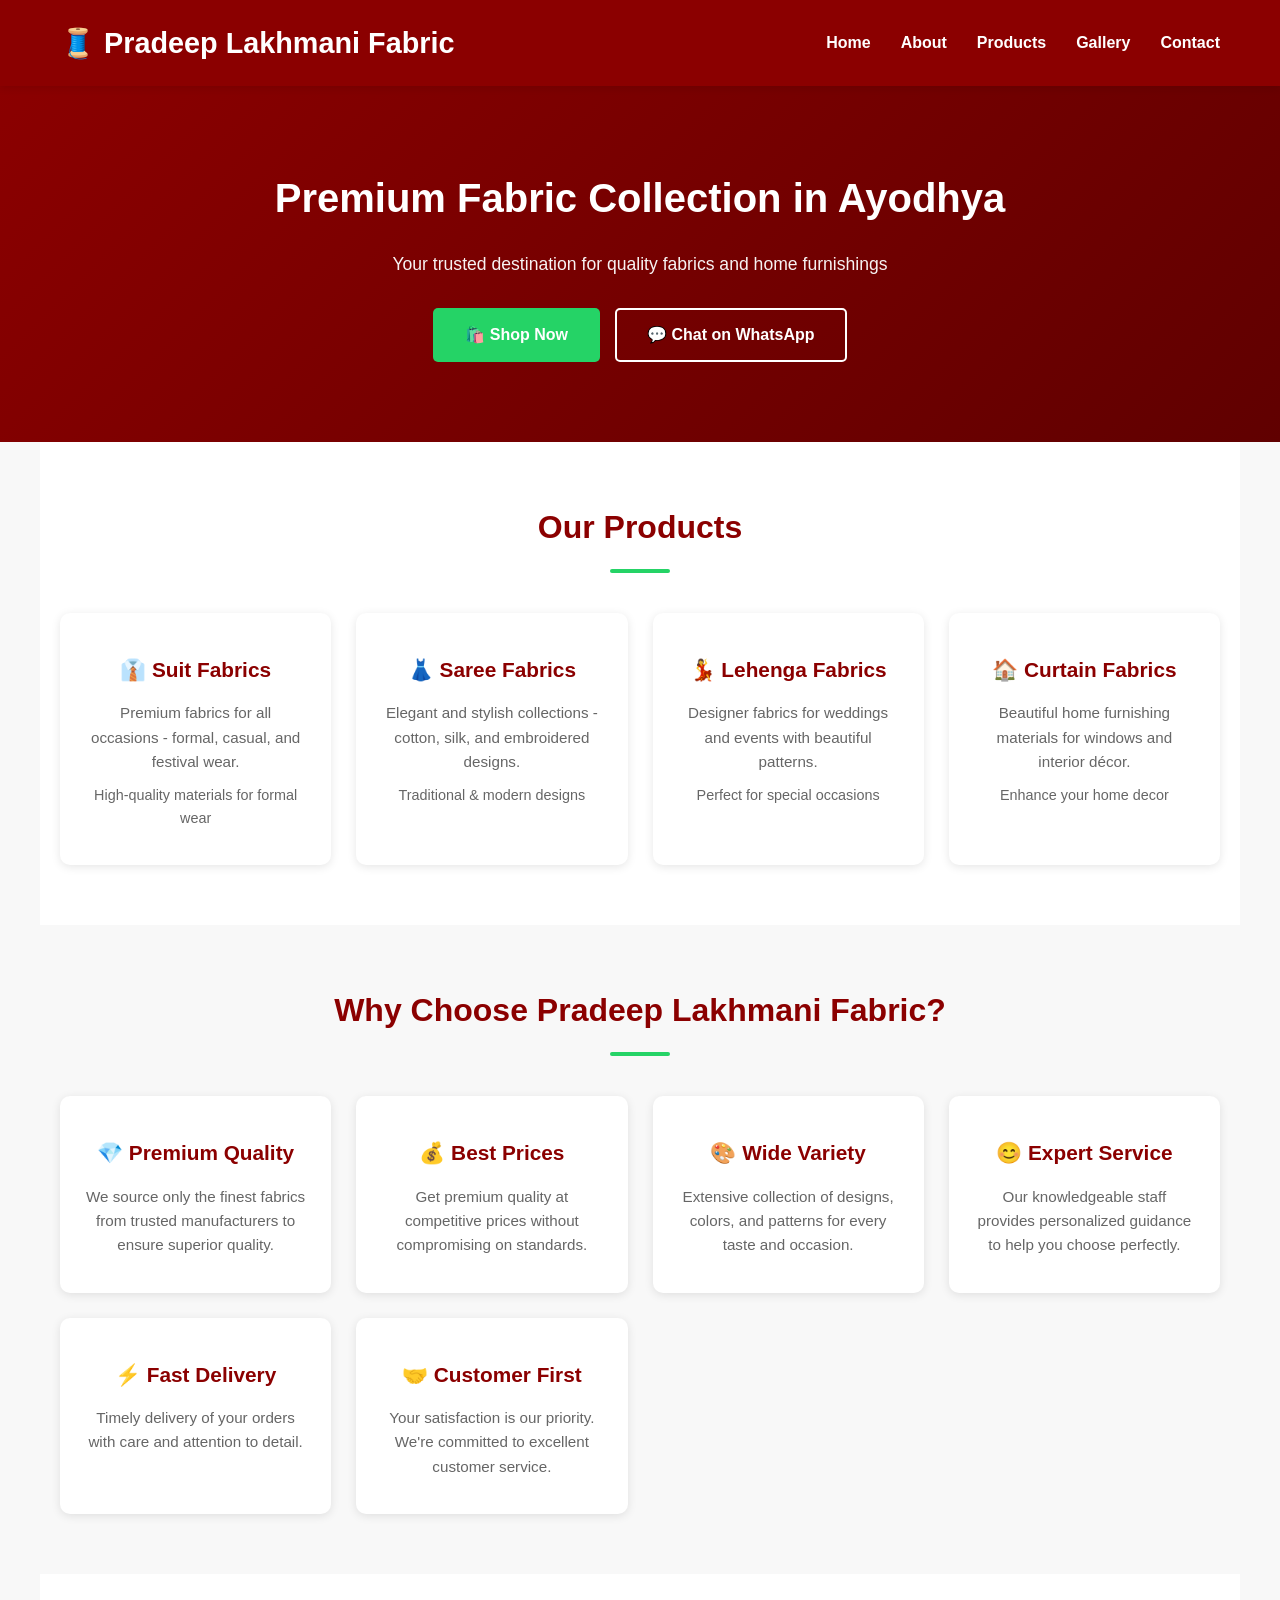
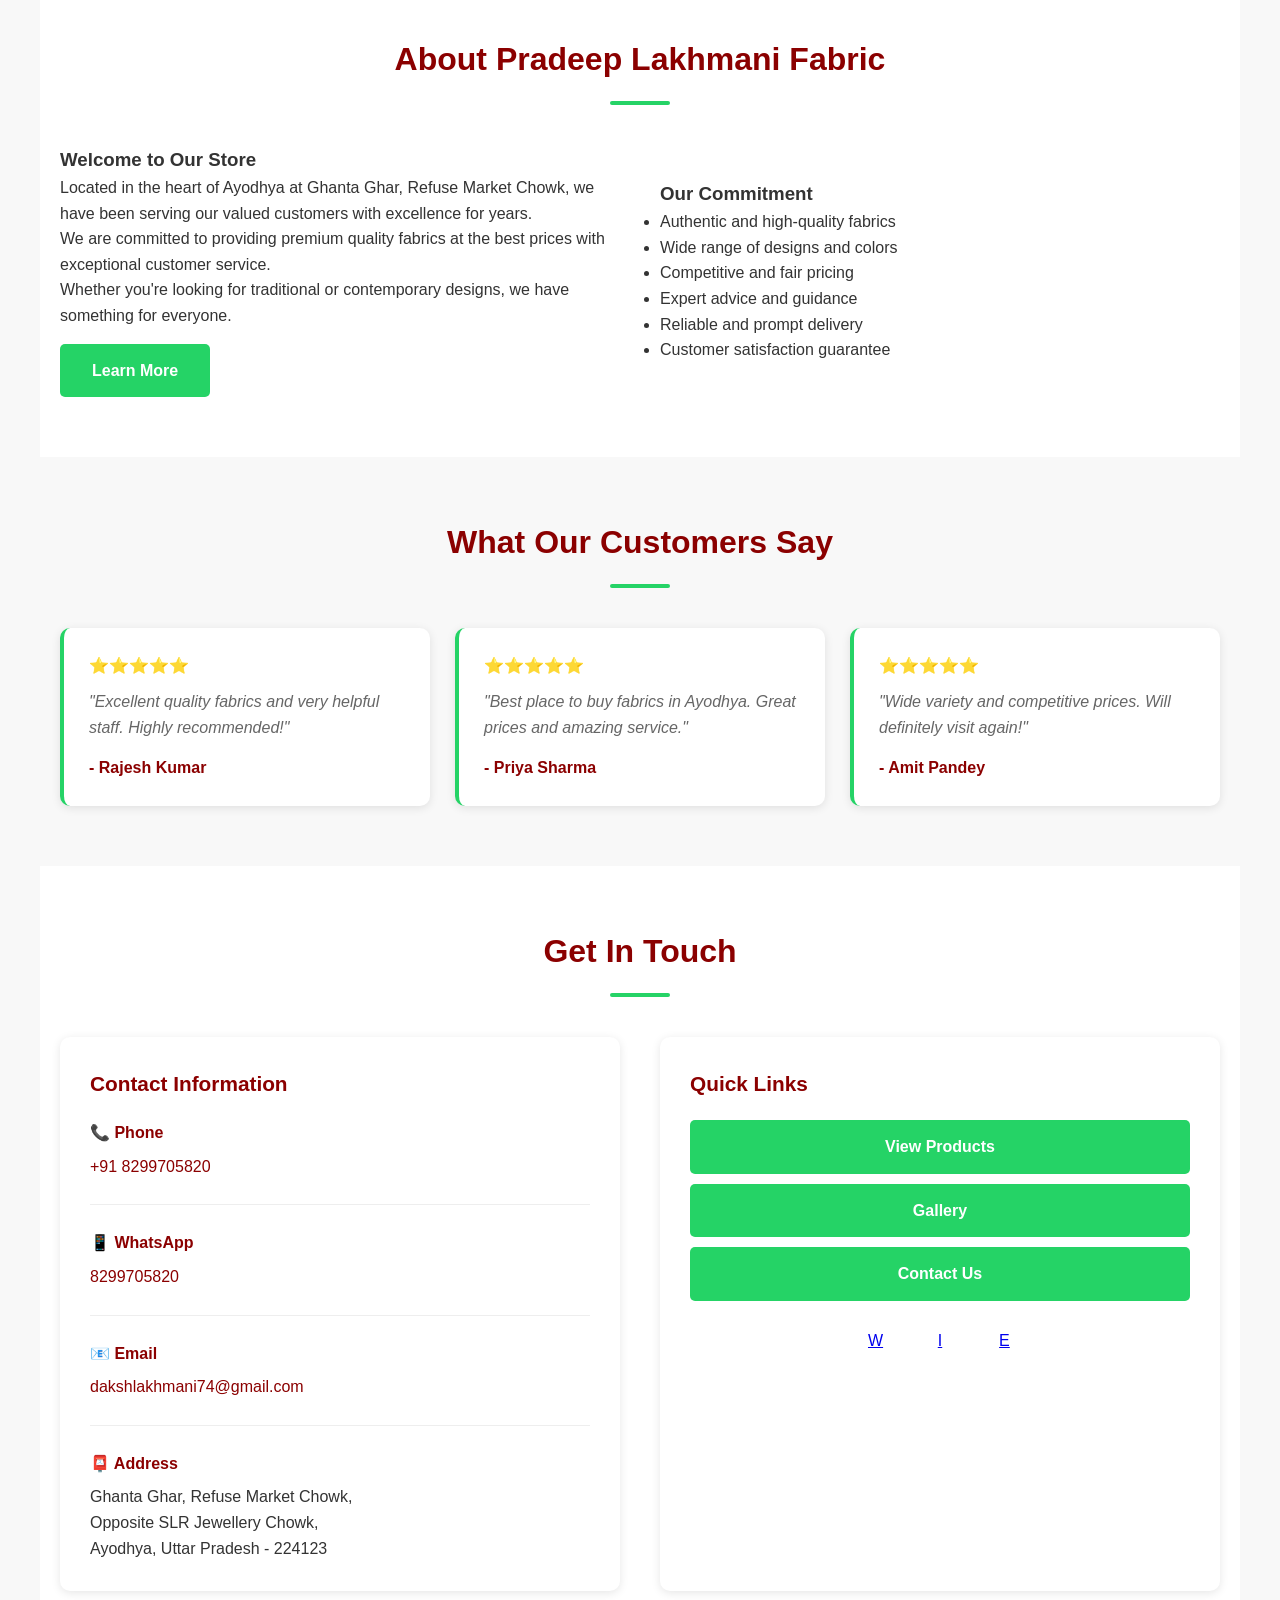
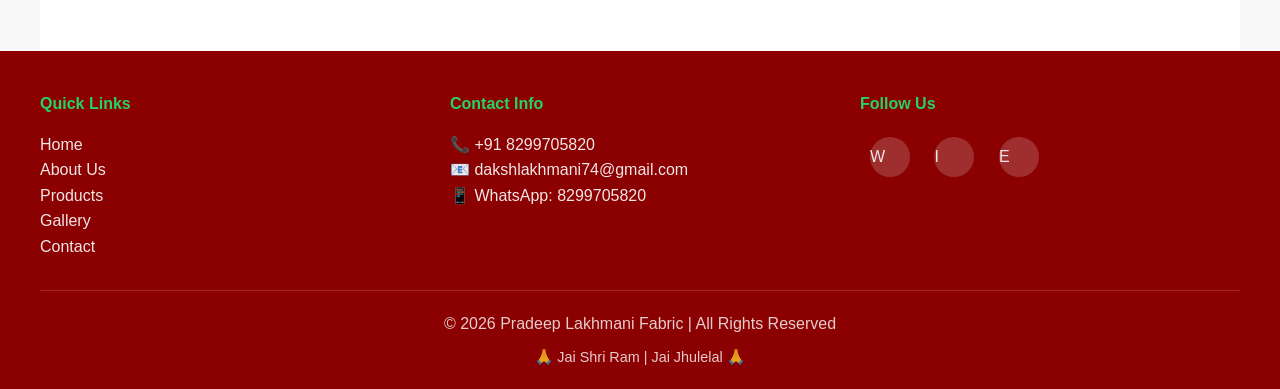
<file: index.html>
<!DOCTYPE html>
<html lang="en">
<head>
    <meta charset="UTF-8">
    <meta name="viewport" content="width=device-width, initial-scale=1.0">
    <title>Pradeep Lakhmani Fabric | Premium Fabrics in Ayodhya</title>
    <link rel="stylesheet" href="style.css">
</head>
<body>
    <!-- Header -->
    <header>
        <div class="header-container">
            <div class="logo">
                <h1>🧵 Pradeep Lakhmani Fabric</h1>
            </div>
            <nav>
                <ul>
                    <li><a href="index.html">Home</a></li>
                    <li><a href="about.html">About</a></li>
                    <li><a href="products.html">Products</a></li>
                    <li><a href="gallery.html">Gallery</a></li>
                    <li><a href="contact.html">Contact</a></li>
                </ul>
            </nav>
        </div>
    </header>

    <!-- Hero Section -->
    <section class="hero">
        <div class="hero-content">
            <h2>Premium Fabric Collection in Ayodhya</h2>
            <p>Your trusted destination for quality fabrics and home furnishings</p>
            <div class="cta-buttons">
                <a href="products.html" class="btn btn-primary">🛍️ Shop Now</a>
                <a href="https://wa.me/918299705820" class="btn btn-secondary">💬 Chat on WhatsApp</a>
            </div>
        </div>
    </section>

    <!-- Featured Products -->
    <section class="section" style="background: white;">
        <h2>Our Products</h2>

        <div class="cards">
            <div class="card">
                <h3>👔 Suit Fabrics</h3>
                <p>Premium fabrics for all occasions - formal, casual, and festival wear.</p>
                <p style="font-size: 0.9rem; color: #666;">High-quality materials for formal wear</p>
            </div>

            <div class="card">
                <h3>👗 Saree Fabrics</h3>
                <p>Elegant and stylish collections - cotton, silk, and embroidered designs.</p>
                <p style="font-size: 0.9rem; color: #666;">Traditional & modern designs</p>
            </div>

            <div class="card">
                <h3>💃 Lehenga Fabrics</h3>
                <p>Designer fabrics for weddings and events with beautiful patterns.</p>
                <p style="font-size: 0.9rem; color: #666;">Perfect for special occasions</p>
            </div>

            <div class="card">
                <h3>🏠 Curtain Fabrics</h3>
                <p>Beautiful home furnishing materials for windows and interior décor.</p>
                <p style="font-size: 0.9rem; color: #666;">Enhance your home decor</p>
            </div>
        </div>
    </section>

    <!-- Why Choose Us -->
    <section class="section">
        <h2>Why Choose Pradeep Lakhmani Fabric?</h2>

        <div class="cards">
            <div class="card">
                <h3>💎 Premium Quality</h3>
                <p>We source only the finest fabrics from trusted manufacturers to ensure superior quality.</p>
            </div>

            <div class="card">
                <h3>💰 Best Prices</h3>
                <p>Get premium quality at competitive prices without compromising on standards.</p>
            </div>

            <div class="card">
                <h3>🎨 Wide Variety</h3>
                <p>Extensive collection of designs, colors, and patterns for every taste and occasion.</p>
            </div>

            <div class="card">
                <h3>😊 Expert Service</h3>
                <p>Our knowledgeable staff provides personalized guidance to help you choose perfectly.</p>
            </div>

            <div class="card">
                <h3>⚡ Fast Delivery</h3>
                <p>Timely delivery of your orders with care and attention to detail.</p>
            </div>

            <div class="card">
                <h3>🤝 Customer First</h3>
                <p>Your satisfaction is our priority. We're committed to excellent customer service.</p>
            </div>
        </div>
    </section>

    <!-- About Section -->
    <section class="section" style="background: white;">
        <h2>About Pradeep Lakhmani Fabric</h2>

        <div class="about-content">
            <div>
                <h3>Welcome to Our Store</h3>
                <p>Located in the heart of Ayodhya at Ghanta Ghar, Refuse Market Chowk, we have been serving our valued customers with excellence for years.</p>
                <p>We are committed to providing premium quality fabrics at the best prices with exceptional customer service.</p>
                <p>Whether you're looking for traditional or contemporary designs, we have something for everyone.</p>
                <a href="about.html" class="btn btn-primary" style="margin-top: 15px;">Learn More</a>
            </div>
            <div>
                <h3>Our Commitment</h3>
                <ul>
                    <li>Authentic and high-quality fabrics</li>
                    <li>Wide range of designs and colors</li>
                    <li>Competitive and fair pricing</li>
                    <li>Expert advice and guidance</li>
                    <li>Reliable and prompt delivery</li>
                    <li>Customer satisfaction guarantee</li>
                </ul>
            </div>
        </div>
    </section>

    <!-- Testimonials -->
    <section class="section">
        <h2>What Our Customers Say</h2>

        <div class="cards">
            <div class="testimonial-card">
                <div class="stars">⭐⭐⭐⭐⭐</div>
                <p>"Excellent quality fabrics and very helpful staff. Highly recommended!"</p>
                <div class="testimonial-author">- Rajesh Kumar</div>
            </div>

            <div class="testimonial-card">
                <div class="stars">⭐⭐⭐⭐⭐</div>
                <p>"Best place to buy fabrics in Ayodhya. Great prices and amazing service."</p>
                <div class="testimonial-author">- Priya Sharma</div>
            </div>

            <div class="testimonial-card">
                <div class="stars">⭐⭐⭐⭐⭐</div>
                <p>"Wide variety and competitive prices. Will definitely visit again!"</p>
                <div class="testimonial-author">- Amit Pandey</div>
            </div>
        </div>
    </section>

    <!-- Contact Section -->
    <section class="section" style="background: white;">
        <h2>Get In Touch</h2>

        <div class="contact-content">
            <div class="contact-info">
                <h3>Contact Information</h3>

                <div class="contact-item">
                    <strong>📞 Phone</strong>
                    <a href="tel:+918299705820">+91 8299705820</a>
                </div>

                <div class="contact-item">
                    <strong>📱 WhatsApp</strong>
                    <a href="https://wa.me/918299705820">8299705820</a>
                </div>

                <div class="contact-item">
                    <strong>📧 Email</strong>
                    <a href="mailto:dakshlakhmani74@gmail.com">dakshlakhmani74@gmail.com</a>
                </div>

                <div class="contact-item">
                    <strong>📮 Address</strong>
                    <p>Ghanta Ghar, Refuse Market Chowk,<br>
                    Opposite SLR Jewellery Chowk,<br>
                    Ayodhya, Uttar Pradesh - 224123</p>
                </div>
            </div>

            <div class="contact-info">
                <h3>Quick Links</h3>
                <div style="margin: 20px 0;">
                    <a href="products.html" class="btn btn-primary" style="display: block; margin-bottom: 10px; text-align: center;">View Products</a>
                    <a href="gallery.html" class="btn btn-primary" style="display: block; margin-bottom: 10px; text-align: center;">Gallery</a>
                    <a href="contact.html" class="btn btn-primary" style="display: block; text-align: center;">Contact Us</a>
                </div>
                <div class="social-icons" style="text-align: center;">
                    <a href="https://wa.me/918299705820" title="WhatsApp">W</a>
                    <a href="https://instagram.com/pradeep_lakhmani_fabric_ayodhya" title="Instagram">I</a>
                    <a href="mailto:dakshlakhmani74@gmail.com" title="Email">E</a>
                </div>
            </div>
        </div>
    </section>

    <!-- Footer -->
    <footer>
        <div class="footer-content">
            <div class="footer-sections">
                <div class="footer-section">
                    <h4>Quick Links</h4>
                    <ul>
                        <li><a href="index.html">Home</a></li>
                        <li><a href="about.html">About Us</a></li>
                        <li><a href="products.html">Products</a></li>
                        <li><a href="gallery.html">Gallery</a></li>
                        <li><a href="contact.html">Contact</a></li>
                    </ul>
                </div>
                <div class="footer-section">
                    <h4>Contact Info</h4>
                    <ul>
                        <li><a href="tel:+918299705820">📞 +91 8299705820</a></li>
                        <li><a href="mailto:dakshlakhmani74@gmail.com">📧 dakshlakhmani74@gmail.com</a></li>
                        <li><a href="https://wa.me/918299705820">📱 WhatsApp: 8299705820</a></li>
                    </ul>
                </div>
                <div class="footer-section">
                    <h4>Follow Us</h4>
                    <div class="social-icons">
                        <a href="https://wa.me/918299705820" title="WhatsApp">W</a>
                        <a href="https://instagram.com/pradeep_lakhmani_fabric_ayodhya" title="Instagram">I</a>
                        <a href="mailto:dakshlakhmani74@gmail.com" title="Email">E</a>
                    </div>
                </div>
            </div>
            <div class="footer-bottom">
                <p>© 2026 Pradeep Lakhmani Fabric | All Rights Reserved</p>
                <p style="font-size: 0.9rem; margin-top: 10px;">🙏 Jai Shri Ram | Jai Jhulelal 🙏</p>
            </div>
        </div>
    </footer>
</body>
</html>
</file>
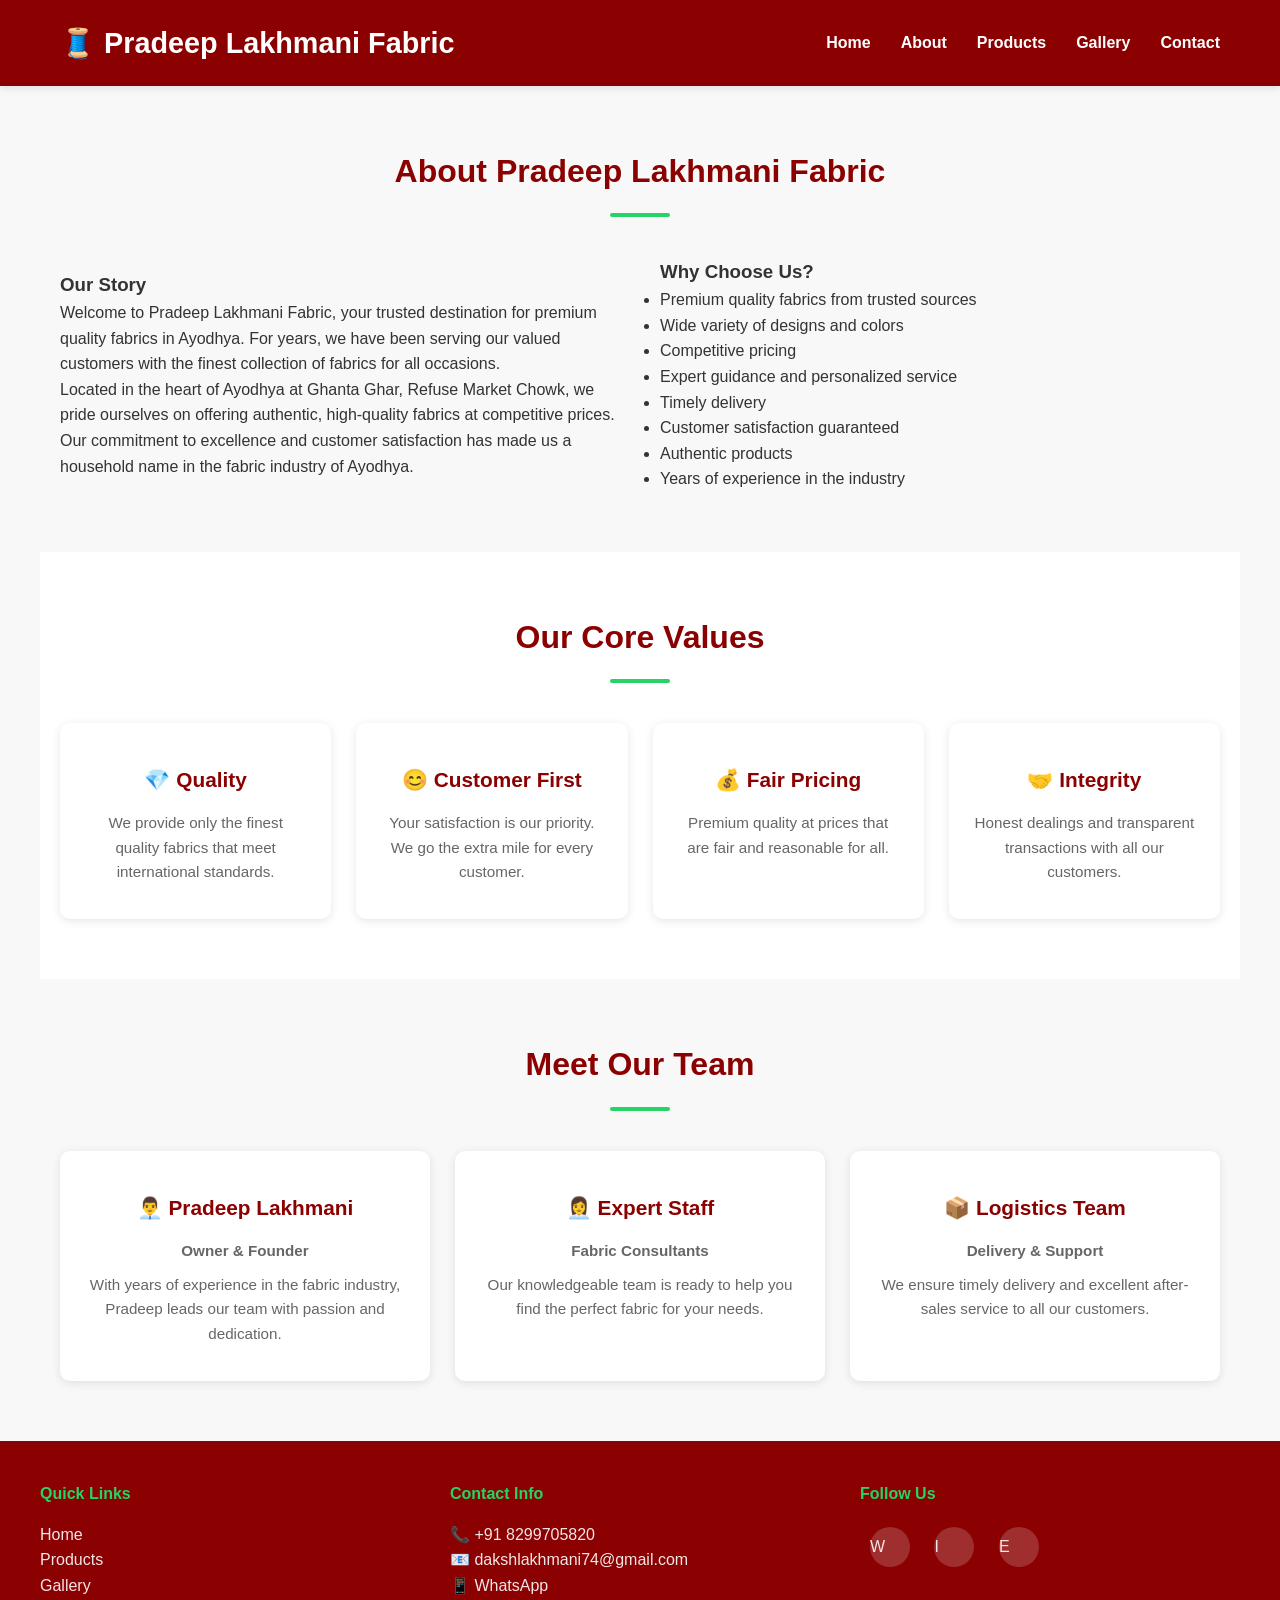
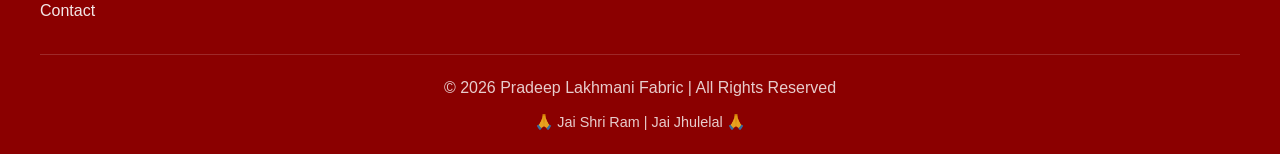
<file: about.html>
<!DOCTYPE html>
<html lang="en">
<head>
    <meta charset="UTF-8">
    <meta name="viewport" content="width=device-width, initial-scale=1.0">
    <title>About Us | Pradeep Lakhmani Fabric</title>
    <link rel="stylesheet" href="style.css">
</head>
<body>
    <!-- Header -->
    <header>
        <div class="header-container">
            <div class="logo">
                <h1>🧵 Pradeep Lakhmani Fabric</h1>
            </div>
            <nav>
                <ul>
                    <li><a href="index.html">Home</a></li>
                    <li><a href="about.html">About</a></li>
                    <li><a href="products.html">Products</a></li>
                    <li><a href="gallery.html">Gallery</a></li>
                    <li><a href="contact.html">Contact</a></li>
                </ul>
            </nav>
        </div>
    </header>

    <!-- About Section -->
    <section class="section">
        <h2>About Pradeep Lakhmani Fabric</h2>
        
        <div class="about-content">
            <div>
                <h3>Our Story</h3>
                <p>Welcome to Pradeep Lakhmani Fabric, your trusted destination for premium quality fabrics in Ayodhya. For years, we have been serving our valued customers with the finest collection of fabrics for all occasions.</p>
                <p>Located in the heart of Ayodhya at Ghanta Ghar, Refuse Market Chowk, we pride ourselves on offering authentic, high-quality fabrics at competitive prices.</p>
                <p>Our commitment to excellence and customer satisfaction has made us a household name in the fabric industry of Ayodhya.</p>
            </div>
            <div>
                <h3>Why Choose Us?</h3>
                <ul>
                    <li>Premium quality fabrics from trusted sources</li>
                    <li>Wide variety of designs and colors</li>
                    <li>Competitive pricing</li>
                    <li>Expert guidance and personalized service</li>
                    <li>Timely delivery</li>
                    <li>Customer satisfaction guaranteed</li>
                    <li>Authentic products</li>
                    <li>Years of experience in the industry</li>
                </ul>
            </div>
        </div>
    </section>

    <!-- Our Values -->
    <section class="section" style="background: white;">
        <h2>Our Core Values</h2>
        <div class="cards">
            <div class="card">
                <h3>💎 Quality</h3>
                <p>We provide only the finest quality fabrics that meet international standards.</p>
            </div>
            <div class="card">
                <h3>😊 Customer First</h3>
                <p>Your satisfaction is our priority. We go the extra mile for every customer.</p>
            </div>
            <div class="card">
                <h3>💰 Fair Pricing</h3>
                <p>Premium quality at prices that are fair and reasonable for all.</p>
            </div>
            <div class="card">
                <h3>🤝 Integrity</h3>
                <p>Honest dealings and transparent transactions with all our customers.</p>
            </div>
        </div>
    </section>

    <!-- Team -->
    <section class="section">
        <h2>Meet Our Team</h2>
        <div class="cards">
            <div class="card">
                <h3>👨‍💼 Pradeep Lakhmani</h3>
                <p><strong>Owner & Founder</strong></p>
                <p>With years of experience in the fabric industry, Pradeep leads our team with passion and dedication.</p>
            </div>
            <div class="card">
                <h3>👩‍💼 Expert Staff</h3>
                <p><strong>Fabric Consultants</strong></p>
                <p>Our knowledgeable team is ready to help you find the perfect fabric for your needs.</p>
            </div>
            <div class="card">
                <h3>📦 Logistics Team</h3>
                <p><strong>Delivery & Support</strong></p>
                <p>We ensure timely delivery and excellent after-sales service to all our customers.</p>
            </div>
        </div>
    </section>

    <!-- Footer -->
    <footer>
        <div class="footer-content">
            <div class="footer-sections">
                <div class="footer-section">
                    <h4>Quick Links</h4>
                    <ul>
                        <li><a href="index.html">Home</a></li>
                        <li><a href="products.html">Products</a></li>
                        <li><a href="gallery.html">Gallery</a></li>
                        <li><a href="contact.html">Contact</a></li>
                    </ul>
                </div>
                <div class="footer-section">
                    <h4>Contact Info</h4>
                    <ul>
                        <li><a href="tel:+918299705820">📞 +91 8299705820</a></li>
                        <li><a href="mailto:dakshlakhmani74@gmail.com">📧 dakshlakhmani74@gmail.com</a></li>
                        <li><a href="https://wa.me/918299705820">📱 WhatsApp</a></li>
                    </ul>
                </div>
                <div class="footer-section">
                    <h4>Follow Us</h4>
                    <div class="social-icons">
                        <a href="https://wa.me/918299705820" title="WhatsApp">W</a>
                        <a href="https://instagram.com/pradeep_lakhmani_fabric_ayodhya" title="Instagram">I</a>
                        <a href="mailto:dakshlakhmani74@gmail.com" title="Email">E</a>
                    </div>
                </div>
            </div>
            <div class="footer-bottom">
                <p>© 2026 Pradeep Lakhmani Fabric | All Rights Reserved</p>
                <p style="font-size: 0.9rem; margin-top: 10px;">🙏 Jai Shri Ram | Jai Jhulelal 🙏</p>
            </div>
        </div>
    </footer>
</body>
</html>
</file>
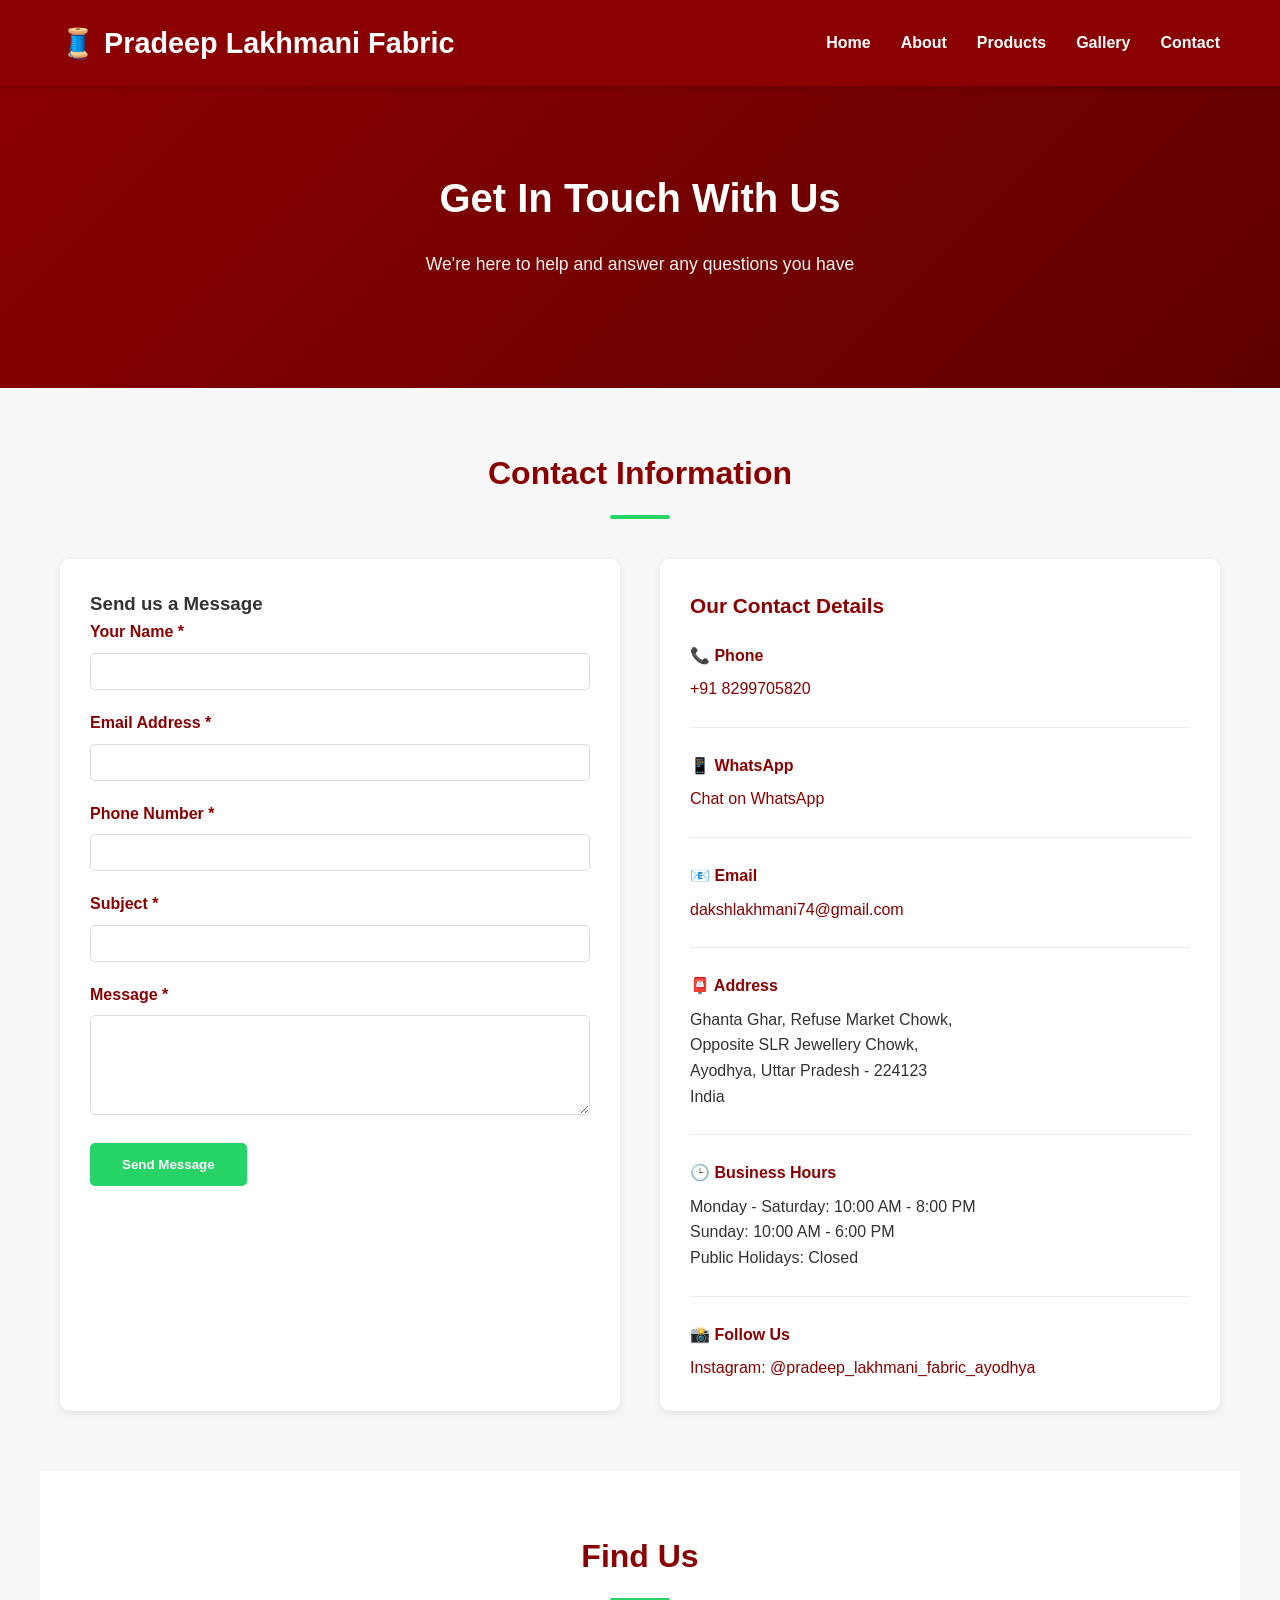
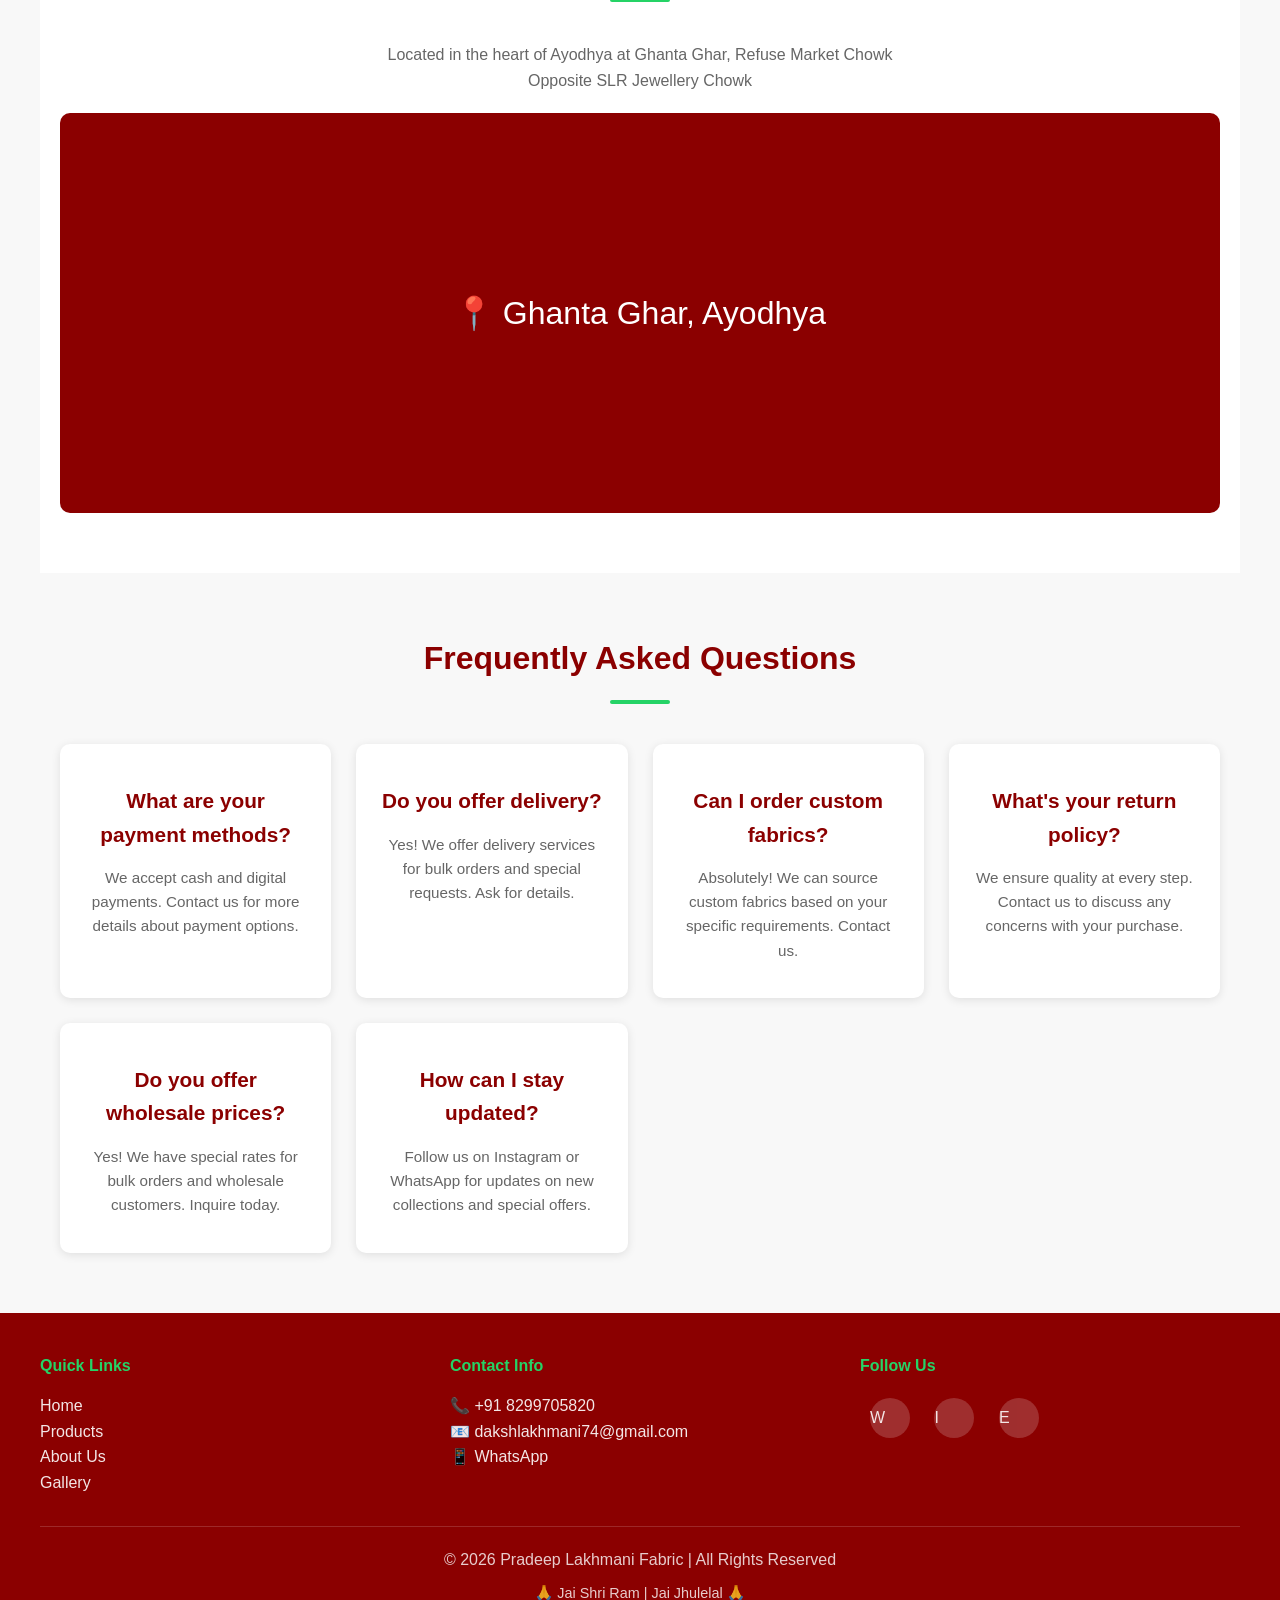
<file: contact.html>
<!DOCTYPE html>
<html lang="en">
<head>
    <meta charset="UTF-8">
    <meta name="viewport" content="width=device-width, initial-scale=1.0">
    <title>Contact Us | Pradeep Lakhmani Fabric</title>
    <link rel="stylesheet" href="style.css">
</head>
<body>
    <!-- Header -->
    <header>
        <div class="header-container">
            <div class="logo">
                <h1>🧵 Pradeep Lakhmani Fabric</h1>
            </div>
            <nav>
                <ul>
                    <li><a href="index.html">Home</a></li>
                    <li><a href="about.html">About</a></li>
                    <li><a href="products.html">Products</a></li>
                    <li><a href="gallery.html">Gallery</a></li>
                    <li><a href="contact.html">Contact</a></li>
                </ul>
            </nav>
        </div>
    </header>

    <!-- Hero Section -->
    <section class="hero">
        <div class="hero-content">
            <h2>Get In Touch With Us</h2>
            <p>We're here to help and answer any questions you have</p>
        </div>
    </section>

    <!-- Contact Section -->
    <section class="section">
        <h2>Contact Information</h2>

        <div class="contact-content">
            <!-- Contact Form -->
            <form class="contact-form" onsubmit="handleSubmit(event)">
                <h3>Send us a Message</h3>
                
                <div class="form-group">
                    <label for="name">Your Name *</label>
                    <input type="text" id="name" name="name" required>
                </div>

                <div class="form-group">
                    <label for="email">Email Address *</label>
                    <input type="email" id="email" name="email" required>
                </div>

                <div class="form-group">
                    <label for="phone">Phone Number *</label>
                    <input type="tel" id="phone" name="phone" required>
                </div>

                <div class="form-group">
                    <label for="subject">Subject *</label>
                    <input type="text" id="subject" name="subject" required>
                </div>

                <div class="form-group">
                    <label for="message">Message *</label>
                    <textarea id="message" name="message" required></textarea>
                </div>

                <button type="submit" class="btn btn-primary">Send Message</button>
            </form>

            <!-- Contact Info -->
            <div class="contact-info">
                <h3>Our Contact Details</h3>

                <div class="contact-item">
                    <strong>📞 Phone</strong>
                    <a href="tel:+918299705820">+91 8299705820</a>
                </div>

                <div class="contact-item">
                    <strong>📱 WhatsApp</strong>
                    <a href="https://wa.me/918299705820">Chat on WhatsApp</a>
                </div>

                <div class="contact-item">
                    <strong>📧 Email</strong>
                    <a href="mailto:dakshlakhmani74@gmail.com">dakshlakhmani74@gmail.com</a>
                </div>

                <div class="contact-item">
                    <strong>📮 Address</strong>
                    <p>Ghanta Ghar, Refuse Market Chowk,<br>
                    Opposite SLR Jewellery Chowk,<br>
                    Ayodhya, Uttar Pradesh - 224123<br>
                    India</p>
                </div>

                <div class="contact-item">
                    <strong>🕒 Business Hours</strong>
                    <p>Monday - Saturday: 10:00 AM - 8:00 PM<br>
                    Sunday: 10:00 AM - 6:00 PM<br>
                    Public Holidays: Closed</p>
                </div>

                <div class="contact-item">
                    <strong>📸 Follow Us</strong>
                    <p><a href="https://instagram.com/pradeep_lakhmani_fabric_ayodhya" target="_blank">Instagram: @pradeep_lakhmani_fabric_ayodhya</a></p>
                </div>
            </div>
        </div>
    </section>

    <!-- Map Section -->
    <section class="section" style="background: white;">
        <h2>Find Us</h2>
        <p style="text-align: center; color: #666; margin-bottom: 20px;">
            Located in the heart of Ayodhya at Ghanta Ghar, Refuse Market Chowk<br>
            Opposite SLR Jewellery Chowk
        </p>
        <div style="width: 100%; height: 400px; background: var(--primary-color); border-radius: 10px; display: flex; align-items: center; justify-content: center; color: white; font-size: 2rem;">
            📍 Ghanta Ghar, Ayodhya
        </div>
    </section>

    <!-- FAQ Section -->
    <section class="section">
        <h2>Frequently Asked Questions</h2>
        <div class="cards">
            <div class="card">
                <h3>What are your payment methods?</h3>
                <p>We accept cash and digital payments. Contact us for more details about payment options.</p>
            </div>
            <div class="card">
                <h3>Do you offer delivery?</h3>
                <p>Yes! We offer delivery services for bulk orders and special requests. Ask for details.</p>
            </div>
            <div class="card">
                <h3>Can I order custom fabrics?</h3>
                <p>Absolutely! We can source custom fabrics based on your specific requirements. Contact us.</p>
            </div>
            <div class="card">
                <h3>What's your return policy?</h3>
                <p>We ensure quality at every step. Contact us to discuss any concerns with your purchase.</p>
            </div>
            <div class="card">
                <h3>Do you offer wholesale prices?</h3>
                <p>Yes! We have special rates for bulk orders and wholesale customers. Inquire today.</p>
            </div>
            <div class="card">
                <h3>How can I stay updated?</h3>
                <p>Follow us on Instagram or WhatsApp for updates on new collections and special offers.</p>
            </div>
        </div>
    </section>

    <!-- Footer -->
    <footer>
        <div class="footer-content">
            <div class="footer-sections">
                <div class="footer-section">
                    <h4>Quick Links</h4>
                    <ul>
                        <li><a href="index.html">Home</a></li>
                        <li><a href="products.html">Products</a></li>
                        <li><a href="about.html">About Us</a></li>
                        <li><a href="gallery.html">Gallery</a></li>
                    </ul>
                </div>
                <div class="footer-section">
                    <h4>Contact Info</h4>
                    <ul>
                        <li><a href="tel:+918299705820">📞 +91 8299705820</a></li>
                        <li><a href="mailto:dakshlakhmani74@gmail.com">📧 dakshlakhmani74@gmail.com</a></li>
                        <li><a href="https://wa.me/918299705820">📱 WhatsApp</a></li>
                    </ul>
                </div>
                <div class="footer-section">
                    <h4>Follow Us</h4>
                    <div class="social-icons">
                        <a href="https://wa.me/918299705820" title="WhatsApp">W</a>
                        <a href="https://instagram.com/pradeep_lakhmani_fabric_ayodhya" title="Instagram">I</a>
                        <a href="mailto:dakshlakhmani74@gmail.com" title="Email">E</a>
                    </div>
                </div>
            </div>
            <div class="footer-bottom">
                <p>© 2026 Pradeep Lakhmani Fabric | All Rights Reserved</p>
                <p style="font-size: 0.9rem; margin-top: 10px;">🙏 Jai Shri Ram | Jai Jhulelal 🙏</p>
            </div>
        </div>
    </footer>

    <script>
        function handleSubmit(event) {
            event.preventDefault();
            const name = document.getElementById('name').value;
            const email = document.getElementById('email').value;
            const phone = document.getElementById('phone').value;
            const subject = document.getElementById('subject').value;
            const message = document.getElementById('message').value;
            
            // WhatsApp message
            const whatsappMessage = `Hello, I'm ${name}. ${subject}: ${message}. Please contact me at ${email} or ${phone}`;
            const whatsappURL = `https://wa.me/918299705820?text=${encodeURIComponent(whatsappMessage)}`;
            
            window.open(whatsappURL, '_blank');
            
            // Reset form
            event.target.reset();
            alert('Thank you for your message! Redirecting to WhatsApp...');
        }
    </script>
</body>
</html>
</file>
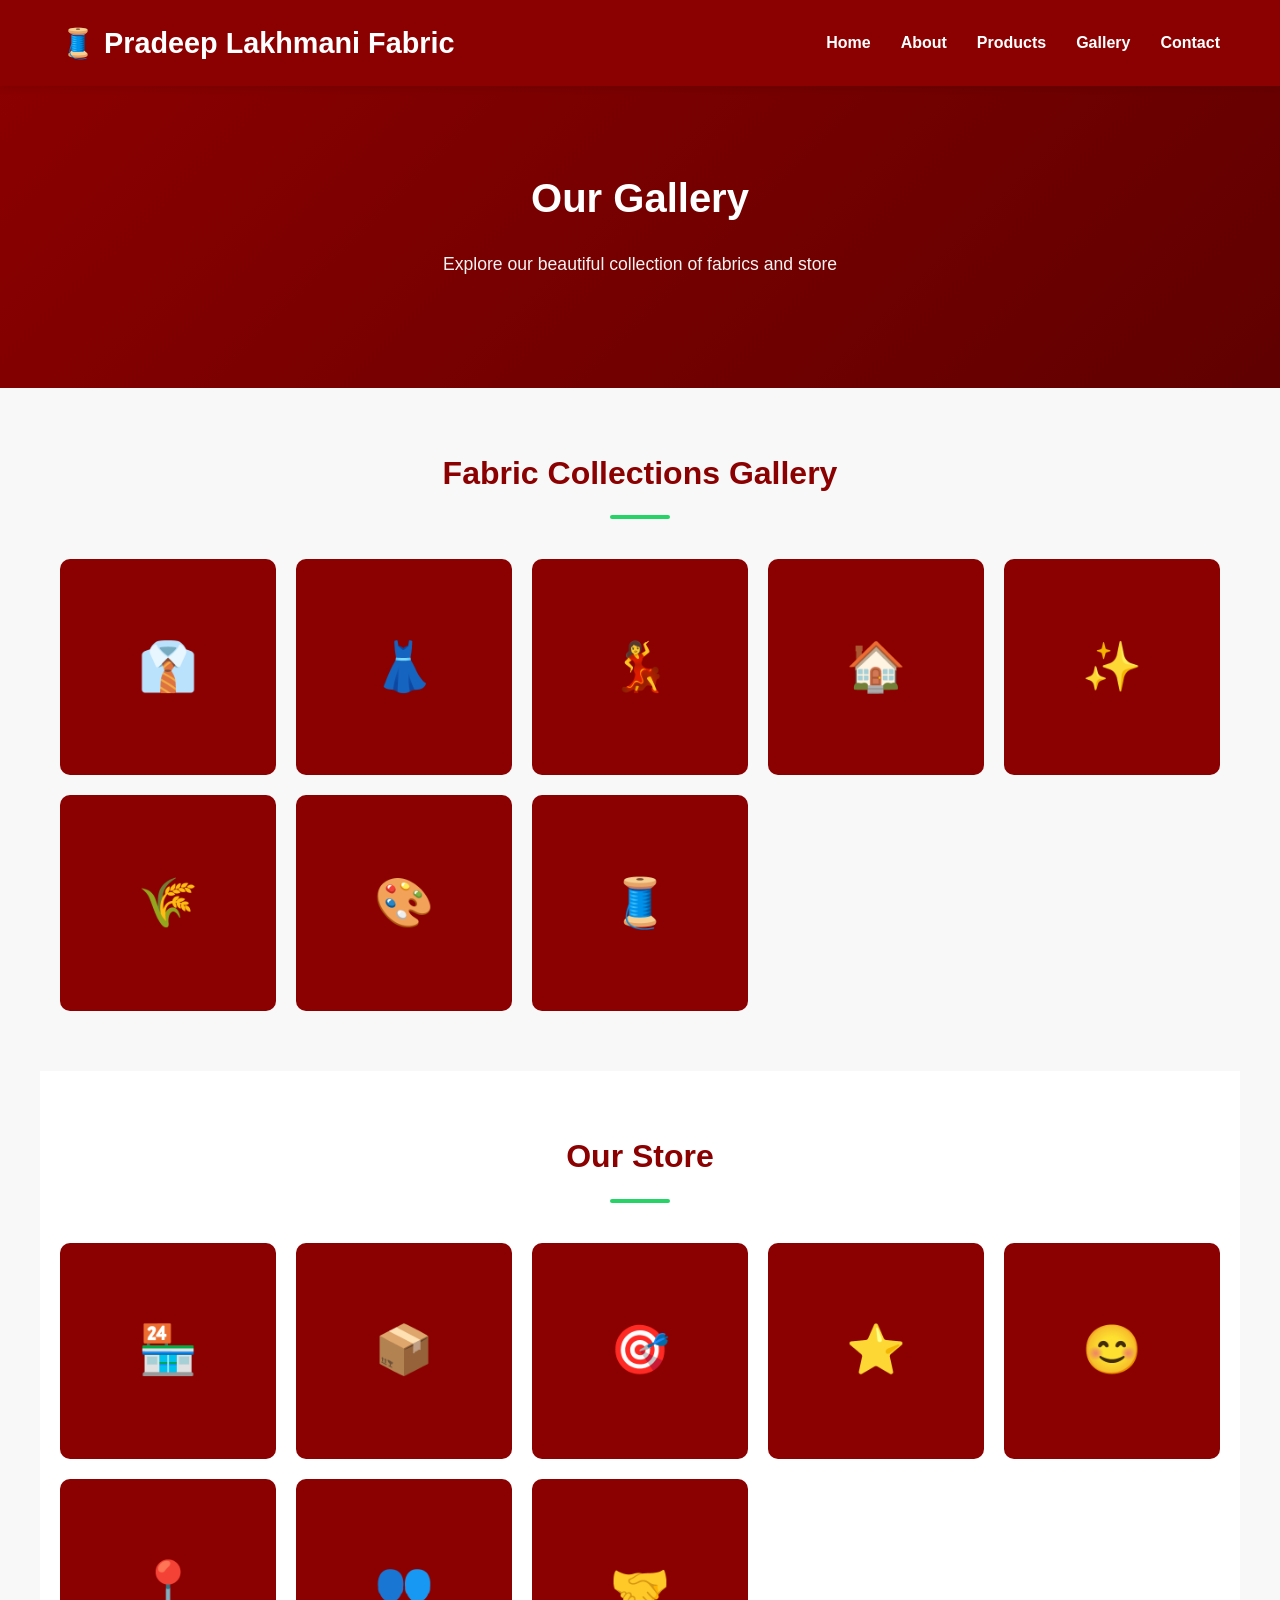
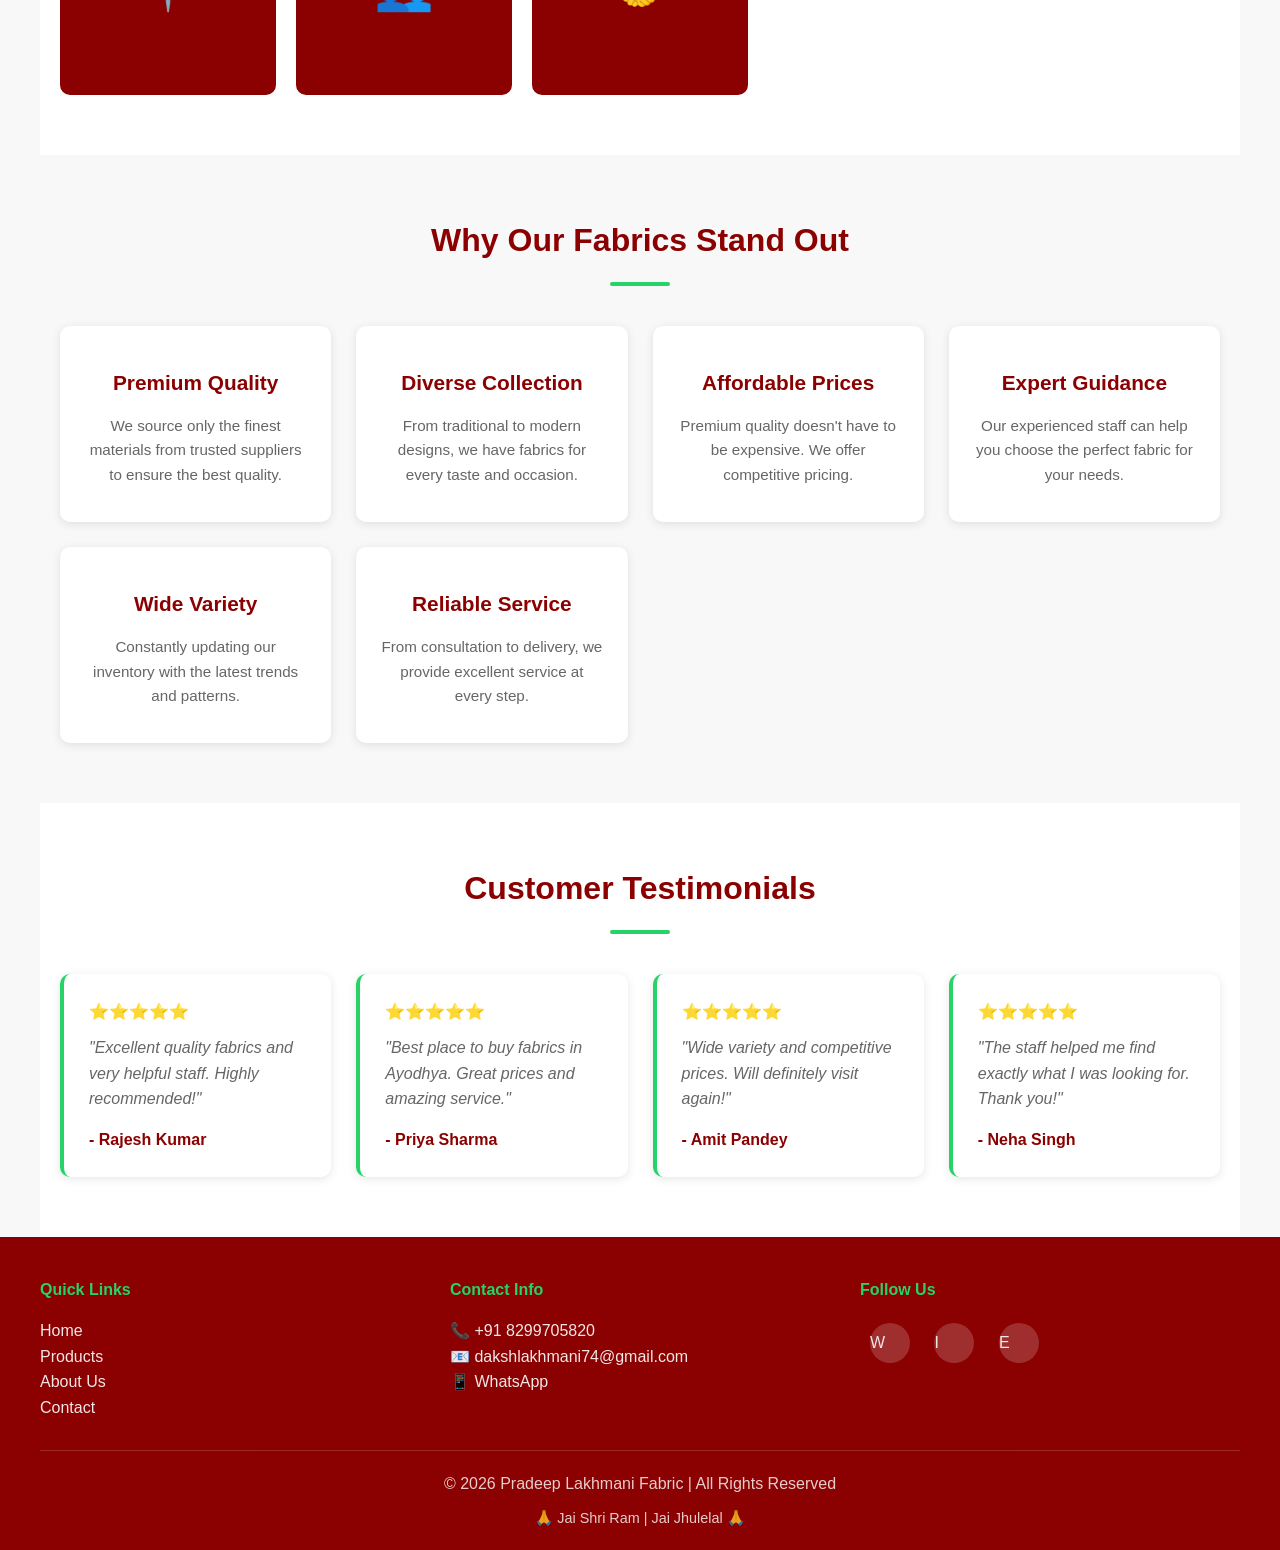
<file: gallery.html>
<!DOCTYPE html>
<html lang="en">
<head>
    <meta charset="UTF-8">
    <meta name="viewport" content="width=device-width, initial-scale=1.0">
    <title>Gallery | Pradeep Lakhmani Fabric</title>
    <link rel="stylesheet" href="style.css">
</head>
<body>
    <!-- Header -->
    <header>
        <div class="header-container">
            <div class="logo">
                <h1>🧵 Pradeep Lakhmani Fabric</h1>
            </div>
            <nav>
                <ul>
                    <li><a href="index.html">Home</a></li>
                    <li><a href="about.html">About</a></li>
                    <li><a href="products.html">Products</a></li>
                    <li><a href="gallery.html">Gallery</a></li>
                    <li><a href="contact.html">Contact</a></li>
                </ul>
            </nav>
        </div>
    </header>

    <!-- Hero Section -->
    <section class="hero">
        <div class="hero-content">
            <h2>Our Gallery</h2>
            <p>Explore our beautiful collection of fabrics and store</p>
        </div>
    </section>

    <!-- Gallery Section -->
    <section class="section">
        <h2>Fabric Collections Gallery</h2>
        
        <div class="gallery-grid">
            <div class="gallery-item" title="Suit Fabrics">👔</div>
            <div class="gallery-item" title="Saree Fabrics">👗</div>
            <div class="gallery-item" title="Lehenga Fabrics">💃</div>
            <div class="gallery-item" title="Curtain Fabrics">🏠</div>
            <div class="gallery-item" title="Silk Collection">✨</div>
            <div class="gallery-item" title="Cotton Collection">🌾</div>
            <div class="gallery-item" title="Designer Prints">🎨</div>
            <div class="gallery-item" title="Embroidered">🧵</div>
        </div>
    </section>

    <!-- Store Gallery -->
    <section class="section" style="background: white;">
        <h2>Our Store</h2>
        <div class="gallery-grid">
            <div class="gallery-item" title="Store Front">🏪</div>
            <div class="gallery-item" title="Display">📦</div>
            <div class="gallery-item" title="Collections">🎯</div>
            <div class="gallery-item" title="Quality">⭐</div>
            <div class="gallery-item" title="Customer Service">😊</div>
            <div class="gallery-item" title="Location">📍</div>
            <div class="gallery-item" title="Experience">👥</div>
            <div class="gallery-item" title="Trust">🤝</div>
        </div>
    </section>

    <!-- Product Features -->
    <section class="section">
        <h2>Why Our Fabrics Stand Out</h2>
        <div class="cards">
            <div class="card">
                <h3>Premium Quality</h3>
                <p>We source only the finest materials from trusted suppliers to ensure the best quality.</p>
            </div>
            <div class="card">
                <h3>Diverse Collection</h3>
                <p>From traditional to modern designs, we have fabrics for every taste and occasion.</p>
            </div>
            <div class="card">
                <h3>Affordable Prices</h3>
                <p>Premium quality doesn't have to be expensive. We offer competitive pricing.</p>
            </div>
            <div class="card">
                <h3>Expert Guidance</h3>
                <p>Our experienced staff can help you choose the perfect fabric for your needs.</p>
            </div>
            <div class="card">
                <h3>Wide Variety</h3>
                <p>Constantly updating our inventory with the latest trends and patterns.</p>
            </div>
            <div class="card">
                <h3>Reliable Service</h3>
                <p>From consultation to delivery, we provide excellent service at every step.</p>
            </div>
        </div>
    </section>

    <!-- Testimonials Section -->
    <section class="section" style="background: white;">
        <h2>Customer Testimonials</h2>
        <div class="cards">
            <div class="testimonial-card">
                <div class="stars">⭐⭐⭐⭐⭐</div>
                <p>"Excellent quality fabrics and very helpful staff. Highly recommended!"</p>
                <div class="testimonial-author">- Rajesh Kumar</div>
            </div>
            <div class="testimonial-card">
                <div class="stars">⭐⭐⭐⭐⭐</div>
                <p>"Best place to buy fabrics in Ayodhya. Great prices and amazing service."</p>
                <div class="testimonial-author">- Priya Sharma</div>
            </div>
            <div class="testimonial-card">
                <div class="stars">⭐⭐⭐⭐⭐</div>
                <p>"Wide variety and competitive prices. Will definitely visit again!"</p>
                <div class="testimonial-author">- Amit Pandey</div>
            </div>
            <div class="testimonial-card">
                <div class="stars">⭐⭐⭐⭐⭐</div>
                <p>"The staff helped me find exactly what I was looking for. Thank you!"</p>
                <div class="testimonial-author">- Neha Singh</div>
            </div>
        </div>
    </section>

    <!-- Footer -->
    <footer>
        <div class="footer-content">
            <div class="footer-sections">
                <div class="footer-section">
                    <h4>Quick Links</h4>
                    <ul>
                        <li><a href="index.html">Home</a></li>
                        <li><a href="products.html">Products</a></li>
                        <li><a href="about.html">About Us</a></li>
                        <li><a href="contact.html">Contact</a></li>
                    </ul>
                </div>
                <div class="footer-section">
                    <h4>Contact Info</h4>
                    <ul>
                        <li><a href="tel:+918299705820">📞 +91 8299705820</a></li>
                        <li><a href="mailto:dakshlakhmani74@gmail.com">📧 dakshlakhmani74@gmail.com</a></li>
                        <li><a href="https://wa.me/918299705820">📱 WhatsApp</a></li>
                    </ul>
                </div>
                <div class="footer-section">
                    <h4>Follow Us</h4>
                    <div class="social-icons">
                        <a href="https://wa.me/918299705820" title="WhatsApp">W</a>
                        <a href="https://instagram.com/pradeep_lakhmani_fabric_ayodhya" title="Instagram">I</a>
                        <a href="mailto:dakshlakhmani74@gmail.com" title="Email">E</a>
                    </div>
                </div>
            </div>
            <div class="footer-bottom">
                <p>© 2026 Pradeep Lakhmani Fabric | All Rights Reserved</p>
                <p style="font-size: 0.9rem; margin-top: 10px;">🙏 Jai Shri Ram | Jai Jhulelal 🙏</p>
            </div>
        </div>
    </footer>
</body>
</html>
</file>
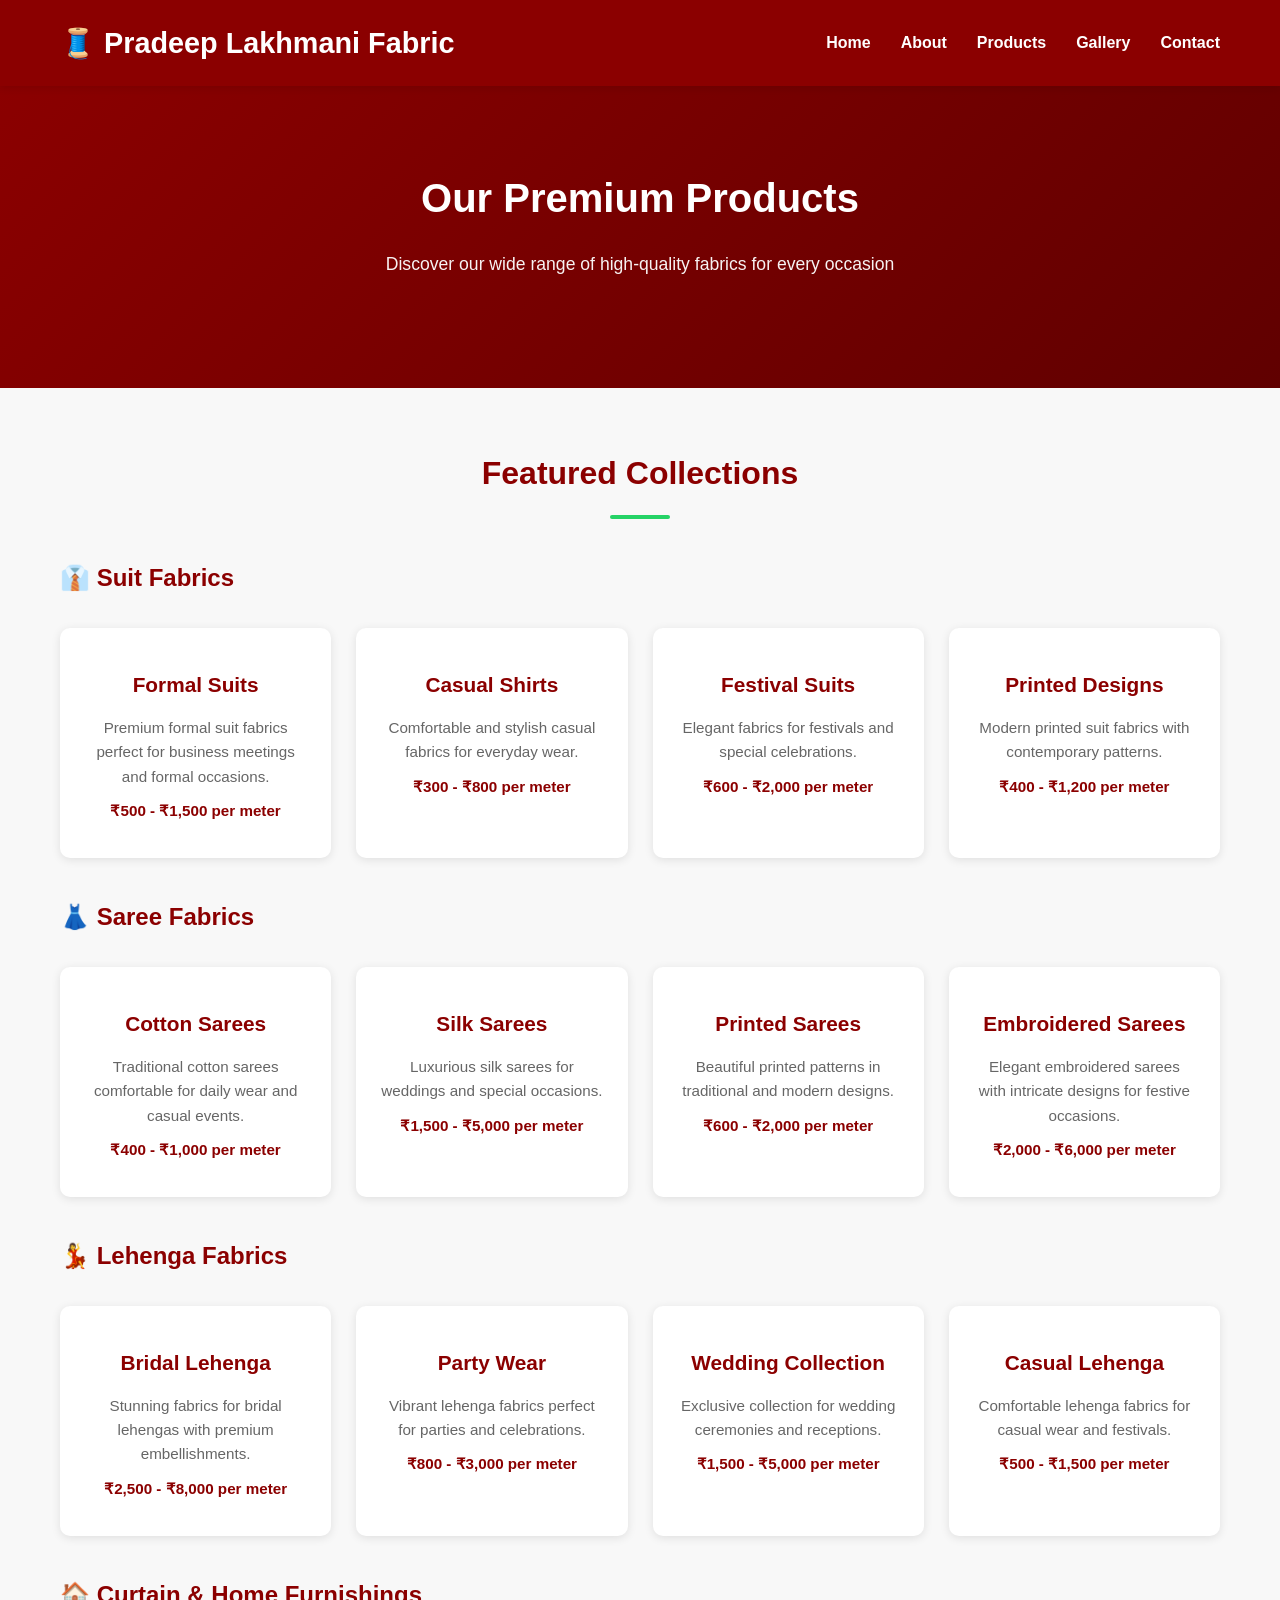
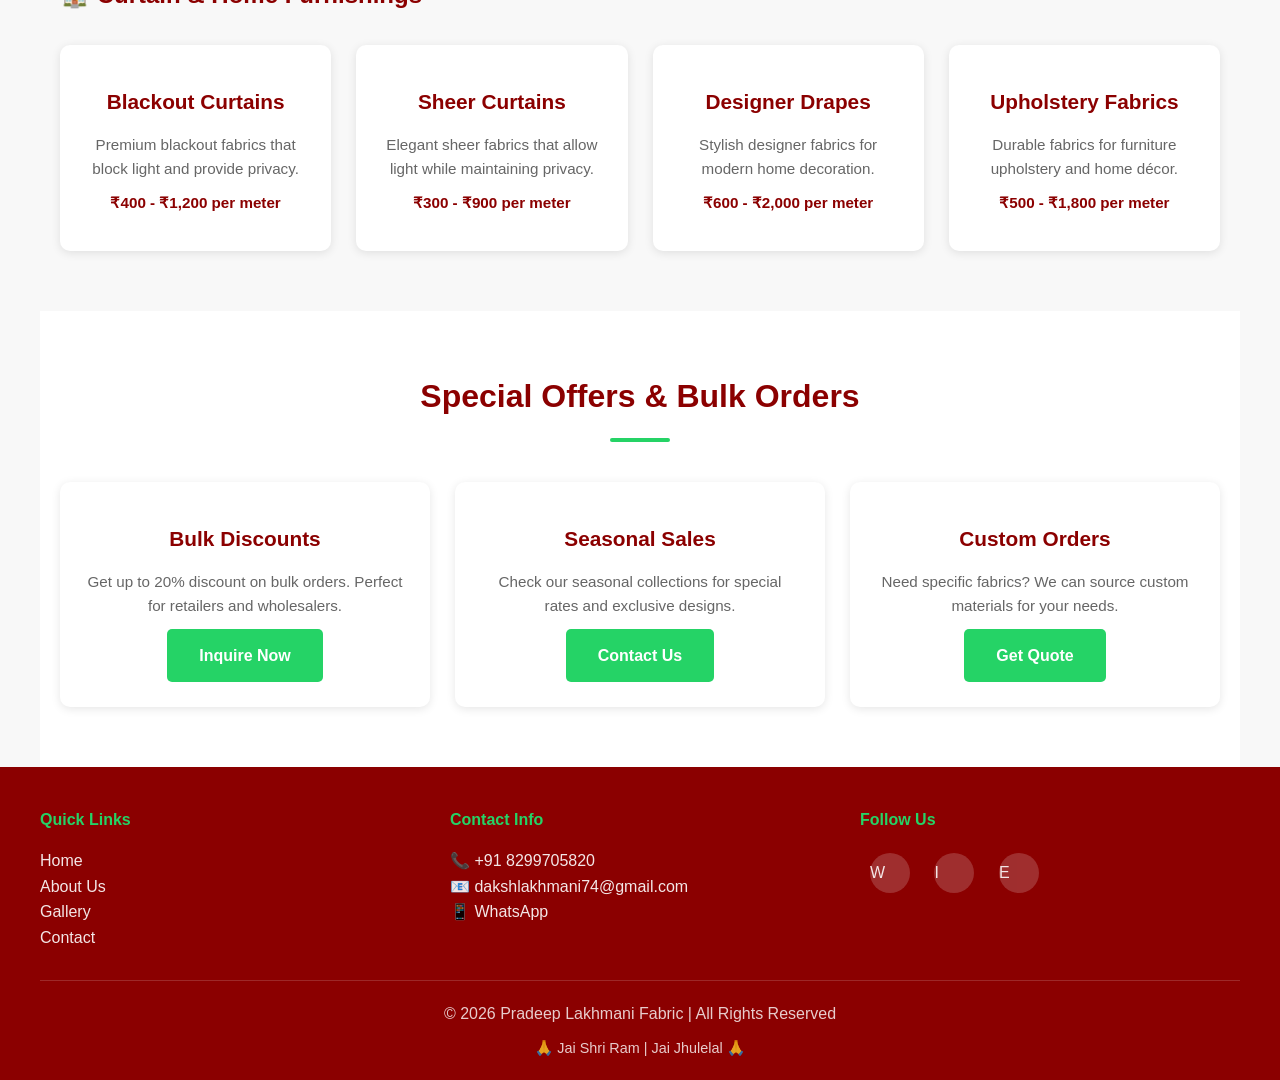
<file: products.html>
<!DOCTYPE html>
<html lang="en">
<head>
    <meta charset="UTF-8">
    <meta name="viewport" content="width=device-width, initial-scale=1.0">
    <title>Products | Pradeep Lakhmani Fabric</title>
    <link rel="stylesheet" href="style.css">
</head>
<body>
    <!-- Header -->
    <header>
        <div class="header-container">
            <div class="logo">
                <h1>🧵 Pradeep Lakhmani Fabric</h1>
            </div>
            <nav>
                <ul>
                    <li><a href="index.html">Home</a></li>
                    <li><a href="about.html">About</a></li>
                    <li><a href="products.html">Products</a></li>
                    <li><a href="gallery.html">Gallery</a></li>
                    <li><a href="contact.html">Contact</a></li>
                </ul>
            </nav>
        </div>
    </header>

    <!-- Hero Section -->
    <section class="hero">
        <div class="hero-content">
            <h2>Our Premium Products</h2>
            <p>Discover our wide range of high-quality fabrics for every occasion</p>
        </div>
    </section>

    <!-- Products Section -->
    <section class="section">
        <h2>Featured Collections</h2>

        <!-- Suit Fabrics -->
        <h3 style="color: var(--primary-color); margin-top: 40px; margin-bottom: 20px; font-size: 1.5rem;">👔 Suit Fabrics</h3>
        <div class="cards">
            <div class="card">
                <h3>Formal Suits</h3>
                <p>Premium formal suit fabrics perfect for business meetings and formal occasions.</p>
                <p style="color: var(--primary-color); font-weight: bold; margin-top: 10px;">₹500 - ₹1,500 per meter</p>
            </div>
            <div class="card">
                <h3>Casual Shirts</h3>
                <p>Comfortable and stylish casual fabrics for everyday wear.</p>
                <p style="color: var(--primary-color); font-weight: bold; margin-top: 10px;">₹300 - ₹800 per meter</p>
            </div>
            <div class="card">
                <h3>Festival Suits</h3>
                <p>Elegant fabrics for festivals and special celebrations.</p>
                <p style="color: var(--primary-color); font-weight: bold; margin-top: 10px;">₹600 - ₹2,000 per meter</p>
            </div>
            <div class="card">
                <h3>Printed Designs</h3>
                <p>Modern printed suit fabrics with contemporary patterns.</p>
                <p style="color: var(--primary-color); font-weight: bold; margin-top: 10px;">₹400 - ₹1,200 per meter</p>
            </div>
        </div>

        <!-- Saree Fabrics -->
        <h3 style="color: var(--primary-color); margin-top: 40px; margin-bottom: 20px; font-size: 1.5rem;">👗 Saree Fabrics</h3>
        <div class="cards">
            <div class="card">
                <h3>Cotton Sarees</h3>
                <p>Traditional cotton sarees comfortable for daily wear and casual events.</p>
                <p style="color: var(--primary-color); font-weight: bold; margin-top: 10px;">₹400 - ₹1,000 per meter</p>
            </div>
            <div class="card">
                <h3>Silk Sarees</h3>
                <p>Luxurious silk sarees for weddings and special occasions.</p>
                <p style="color: var(--primary-color); font-weight: bold; margin-top: 10px;">₹1,500 - ₹5,000 per meter</p>
            </div>
            <div class="card">
                <h3>Printed Sarees</h3>
                <p>Beautiful printed patterns in traditional and modern designs.</p>
                <p style="color: var(--primary-color); font-weight: bold; margin-top: 10px;">₹600 - ₹2,000 per meter</p>
            </div>
            <div class="card">
                <h3>Embroidered Sarees</h3>
                <p>Elegant embroidered sarees with intricate designs for festive occasions.</p>
                <p style="color: var(--primary-color); font-weight: bold; margin-top: 10px;">₹2,000 - ₹6,000 per meter</p>
            </div>
        </div>

        <!-- Lehenga Fabrics -->
        <h3 style="color: var(--primary-color); margin-top: 40px; margin-bottom: 20px; font-size: 1.5rem;">💃 Lehenga Fabrics</h3>
        <div class="cards">
            <div class="card">
                <h3>Bridal Lehenga</h3>
                <p>Stunning fabrics for bridal lehengas with premium embellishments.</p>
                <p style="color: var(--primary-color); font-weight: bold; margin-top: 10px;">₹2,500 - ₹8,000 per meter</p>
            </div>
            <div class="card">
                <h3>Party Wear</h3>
                <p>Vibrant lehenga fabrics perfect for parties and celebrations.</p>
                <p style="color: var(--primary-color); font-weight: bold; margin-top: 10px;">₹800 - ₹3,000 per meter</p>
            </div>
            <div class="card">
                <h3>Wedding Collection</h3>
                <p>Exclusive collection for wedding ceremonies and receptions.</p>
                <p style="color: var(--primary-color); font-weight: bold; margin-top: 10px;">₹1,500 - ₹5,000 per meter</p>
            </div>
            <div class="card">
                <h3>Casual Lehenga</h3>
                <p>Comfortable lehenga fabrics for casual wear and festivals.</p>
                <p style="color: var(--primary-color); font-weight: bold; margin-top: 10px;">₹500 - ₹1,500 per meter</p>
            </div>
        </div>

        <!-- Curtain Fabrics -->
        <h3 style="color: var(--primary-color); margin-top: 40px; margin-bottom: 20px; font-size: 1.5rem;">🏠 Curtain & Home Furnishings</h3>
        <div class="cards">
            <div class="card">
                <h3>Blackout Curtains</h3>
                <p>Premium blackout fabrics that block light and provide privacy.</p>
                <p style="color: var(--primary-color); font-weight: bold; margin-top: 10px;">₹400 - ₹1,200 per meter</p>
            </div>
            <div class="card">
                <h3>Sheer Curtains</h3>
                <p>Elegant sheer fabrics that allow light while maintaining privacy.</p>
                <p style="color: var(--primary-color); font-weight: bold; margin-top: 10px;">₹300 - ₹900 per meter</p>
            </div>
            <div class="card">
                <h3>Designer Drapes</h3>
                <p>Stylish designer fabrics for modern home decoration.</p>
                <p style="color: var(--primary-color); font-weight: bold; margin-top: 10px;">₹600 - ₹2,000 per meter</p>
            </div>
            <div class="card">
                <h3>Upholstery Fabrics</h3>
                <p>Durable fabrics for furniture upholstery and home décor.</p>
                <p style="color: var(--primary-color); font-weight: bold; margin-top: 10px;">₹500 - ₹1,800 per meter</p>
            </div>
        </div>
    </section>

    <!-- Special Offers -->
    <section class="section" style="background: white;">
        <h2>Special Offers & Bulk Orders</h2>
        <div class="cards">
            <div class="card">
                <h3>Bulk Discounts</h3>
                <p>Get up to 20% discount on bulk orders. Perfect for retailers and wholesalers.</p>
                <a href="contact.html" class="btn btn-primary">Inquire Now</a>
            </div>
            <div class="card">
                <h3>Seasonal Sales</h3>
                <p>Check our seasonal collections for special rates and exclusive designs.</p>
                <a href="https://wa.me/918299705820" class="btn btn-primary">Contact Us</a>
            </div>
            <div class="card">
                <h3>Custom Orders</h3>
                <p>Need specific fabrics? We can source custom materials for your needs.</p>
                <a href="contact.html" class="btn btn-primary">Get Quote</a>
            </div>
        </div>
    </section>

    <!-- Footer -->
    <footer>
        <div class="footer-content">
            <div class="footer-sections">
                <div class="footer-section">
                    <h4>Quick Links</h4>
                    <ul>
                        <li><a href="index.html">Home</a></li>
                        <li><a href="about.html">About Us</a></li>
                        <li><a href="gallery.html">Gallery</a></li>
                        <li><a href="contact.html">Contact</a></li>
                    </ul>
                </div>
                <div class="footer-section">
                    <h4>Contact Info</h4>
                    <ul>
                        <li><a href="tel:+918299705820">📞 +91 8299705820</a></li>
                        <li><a href="mailto:dakshlakhmani74@gmail.com">📧 dakshlakhmani74@gmail.com</a></li>
                        <li><a href="https://wa.me/918299705820">📱 WhatsApp</a></li>
                    </ul>
                </div>
                <div class="footer-section">
                    <h4>Follow Us</h4>
                    <div class="social-icons">
                        <a href="https://wa.me/918299705820" title="WhatsApp">W</a>
                        <a href="https://instagram.com/pradeep_lakhmani_fabric_ayodhya" title="Instagram">I</a>
                        <a href="mailto:dakshlakhmani74@gmail.com" title="Email">E</a>
                    </div>
                </div>
            </div>
            <div class="footer-bottom">
                <p>© 2026 Pradeep Lakhmani Fabric | All Rights Reserved</p>
                <p style="font-size: 0.9rem; margin-top: 10px;">🙏 Jai Shri Ram | Jai Jhulelal 🙏</p>
            </div>
        </div>
    </footer>
</body>
</html>
</file>
<file: style.css>
* {
    margin: 0;
    padding: 0;
    box-sizing: border-box;
}

:root {
    --primary-color: #8B0000;
    --secondary-color: #25D366;
    --text-color: #333;
    --light-bg: #f8f8f8;
    --white: #fff;
}

body {
    font-family: 'Arial', sans-serif;
    background: var(--light-bg);
    color: var(--text-color);
    line-height: 1.6;
}

/* ===== HEADER & NAVIGATION ===== */
header {
    background: var(--primary-color);
    color: var(--white);
    padding: 20px 0;
    position: sticky;
    top: 0;
    z-index: 100;
    box-shadow: 0 2px 8px rgba(0,0,0,0.1);
}

.header-container {
    max-width: 1200px;
    margin: 0 auto;
    display: flex;
    justify-content: space-between;
    align-items: center;
    padding: 0 20px;
}

.logo h1 {
    font-size: 1.8rem;
}

nav ul {
    list-style: none;
    display: flex;
    gap: 30px;
}

nav a {
    color: var(--white);
    text-decoration: none;
    font-weight: bold;
    transition: color 0.3s ease;
}

nav a:hover {
    color: var(--secondary-color);
}

/* ===== HERO SECTION ===== */
.hero {
    background: linear-gradient(135deg, var(--primary-color) 0%, #600000 100%);
    color: var(--white);
    padding: 80px 20px;
    text-align: center;
}

.hero-content {
    max-width: 800px;
    margin: 0 auto;
}

.hero h2 {
    font-size: 2.5rem;
    margin-bottom: 20px;
}

.hero p {
    font-size: 1.1rem;
    margin-bottom: 30px;
    opacity: 0.95;
}

.cta-buttons {
    display: flex;
    gap: 15px;
    justify-content: center;
    flex-wrap: wrap;
}

.btn {
    display: inline-block;
    padding: 12px 30px;
    border-radius: 5px;
    text-decoration: none;
    font-weight: bold;
    transition: all 0.3s ease;
    border: 2px solid transparent;
    cursor: pointer;
}

.btn-primary {
    background: var(--secondary-color);
    color: var(--white);
}

.btn-primary:hover {
    background: #1da853;
    transform: translateY(-2px);
}

.btn-secondary {
    background: transparent;
    color: var(--white);
    border: 2px solid var(--white);
}

.btn-secondary:hover {
    background: var(--white);
    color: var(--primary-color);
}

/* ===== SECTION STYLES ===== */
.section {
    padding: 60px 20px;
    max-width: 1200px;
    margin: 0 auto;
}

.section h2 {
    color: var(--primary-color);
    font-size: 2rem;
    margin-bottom: 40px;
    text-align: center;
    position: relative;
    padding-bottom: 20px;
}

.section h2::after {
    content: '';
    position: absolute;
    bottom: 0;
    left: 50%;
    transform: translateX(-50%);
    width: 60px;
    height: 4px;
    background: var(--secondary-color);
    border-radius: 2px;
}

/* ===== CARDS GRID ===== */
.cards {
    display: grid;
    grid-template-columns: repeat(auto-fit, minmax(250px, 1fr));
    gap: 25px;
    margin-top: 30px;
}

.card {
    background: var(--white);
    padding: 25px;
    border-radius: 10px;
    box-shadow: 0 2px 10px rgba(0,0,0,0.1);
    text-align: center;
    transition: all 0.3s ease;
}

.card:hover {
    transform: translateY(-8px);
    box-shadow: 0 8px 20px rgba(139,0,0,0.15);
}

.card h3 {
    color: var(--primary-color);
    font-size: 1.3rem;
    margin: 15px 0;
}

.card p {
    color: #666;
    margin: 10px 0;
    font-size: 0.95rem;
}

/* ===== ABOUT SECTION ===== */
.about-content {
    display: grid;
    grid-template-columns: 1fr 1fr;
    gap: 40px;
    align-items: center;
}

.about-text h3 {
    color: var(--primary-color);
    font-size: 1.5rem;
    margin-bottom: 15px;
}

.about-text ul {
    list-style: none;
    margin: 20px 0;
}

.about-text li {
    padding: 8px 0;
    color: #666;
}

.about-text li:before {
    content: '✓ ';
    color: var(--secondary-color);
    font-weight: bold;
    margin-right: 10px;
}

/* ===== CONTACT FORM ===== */
.contact-content {
    display: grid;
    grid-template-columns: 1fr 1fr;
    gap: 40px;
}

.contact-form {
    background: var(--white);
    padding: 30px;
    border-radius: 10px;
    box-shadow: 0 2px 10px rgba(0,0,0,0.1);
}

.form-group {
    margin-bottom: 20px;
}

.form-group label {
    display: block;
    margin-bottom: 8px;
    color: var(--primary-color);
    font-weight: bold;
}

.form-group input,
.form-group textarea {
    width: 100%;
    padding: 10px;
    border: 1px solid #ddd;
    border-radius: 5px;
    font-family: Arial, sans-serif;
}

.form-group textarea {
    resize: vertical;
    min-height: 100px;
}

.form-group input:focus,
.form-group textarea:focus {
    outline: none;
    border-color: var(--primary-color);
    box-shadow: 0 0 5px rgba(139,0,0,0.2);
}

.contact-info {
    background: var(--white);
    padding: 30px;
    border-radius: 10px;
    box-shadow: 0 2px 10px rgba(0,0,0,0.1);
}

.contact-info h3 {
    color: var(--primary-color);
    margin-bottom: 20px;
    font-size: 1.3rem;
}

.contact-item {
    margin-bottom: 25px;
    padding-bottom: 25px;
    border-bottom: 1px solid #eee;
}

.contact-item:last-child {
    border-bottom: none;
    margin-bottom: 0;
    padding-bottom: 0;
}

.contact-item strong {
    color: var(--primary-color);
    display: block;
    margin-bottom: 8px;
}

.contact-item a {
    color: var(--primary-color);
    text-decoration: none;
    transition: color 0.3s ease;
}

.contact-item a:hover {
    color: var(--secondary-color);
}

/* ===== TESTIMONIALS ===== */
.testimonial-card {
    background: var(--white);
    padding: 25px;
    border-radius: 10px;
    border-left: 4px solid var(--secondary-color);
    box-shadow: 0 2px 10px rgba(0,0,0,0.1);
}

.testimonial-card p {
    color: #666;
    margin-bottom: 15px;
    font-style: italic;
}

.testimonial-author {
    color: var(--primary-color);
    font-weight: bold;
}

.stars {
    color: var(--secondary-color);
    margin-bottom: 10px;
}

/* ===== GALLERY ===== */
.gallery-grid {
    display: grid;
    grid-template-columns: repeat(auto-fit, minmax(200px, 1fr));
    gap: 20px;
    margin-top: 30px;
}

.gallery-item {
    background: var(--primary-color);
    border-radius: 10px;
    overflow: hidden;
    cursor: pointer;
    transition: transform 0.3s ease;
    aspect-ratio: 1;
    display: flex;
    align-items: center;
    justify-content: center;
    color: var(--white);
    font-size: 3rem;
}

.gallery-item:hover {
    transform: scale(1.05);
}

/* ===== FOOTER ===== */
footer {
    background: var(--primary-color);
    color: var(--white);
    padding: 40px 20px 20px;
    text-align: center;
}

.footer-content {
    max-width: 1200px;
    margin: 0 auto;
}

.footer-sections {
    display: grid;
    grid-template-columns: repeat(auto-fit, minmax(200px, 1fr));
    gap: 30px;
    margin-bottom: 30px;
    text-align: left;
}

.footer-section h4 {
    margin-bottom: 15px;
    color: var(--secondary-color);
}

.footer-section ul {
    list-style: none;
}

.footer-section a {
    color: var(--white);
    text-decoration: none;
    opacity: 0.9;
    transition: opacity 0.3s ease;
}

.footer-section a:hover {
    opacity: 1;
}

.social-icons {
    margin: 20px 0;
}

.social-icons a {
    display: inline-block;
    width: 40px;
    height: 40px;
    background: rgba(255,255,255,0.2);
    border-radius: 50%;
    line-height: 40px;
    margin: 0 10px;
    transition: background 0.3s ease;
}

.social-icons a:hover {
    background: var(--secondary-color);
}

.footer-bottom {
    border-top: 1px solid rgba(255,255,255,0.2);
    padding-top: 20px;
    margin-top: 20px;
    opacity: 0.8;
}

/* ===== RESPONSIVE ===== */
@media (max-width: 768px) {
    nav ul {
        flex-direction: column;
        gap: 15px;
    }

    .hero h2 {
        font-size: 1.8rem;
    }

    .cta-buttons {
        flex-direction: column;
    }

    .about-content,
    .contact-content,
    .footer-sections {
        grid-template-columns: 1fr;
    }

    .section {
        padding: 40px 20px;
    }

    .header-container {
        flex-wrap: wrap;
    }
}

@media (max-width: 480px) {
    .logo h1 {
        font-size: 1.3rem;
    }

    nav ul {
        gap: 10px;
    }

    nav a {
        font-size: 0.9rem;
    }

    .hero h2 {
        font-size: 1.5rem;
    }

    .section h2 {
        font-size: 1.5rem;
    }

    .cards {
        grid-template-columns: 1fr;
    }
}
</file>
